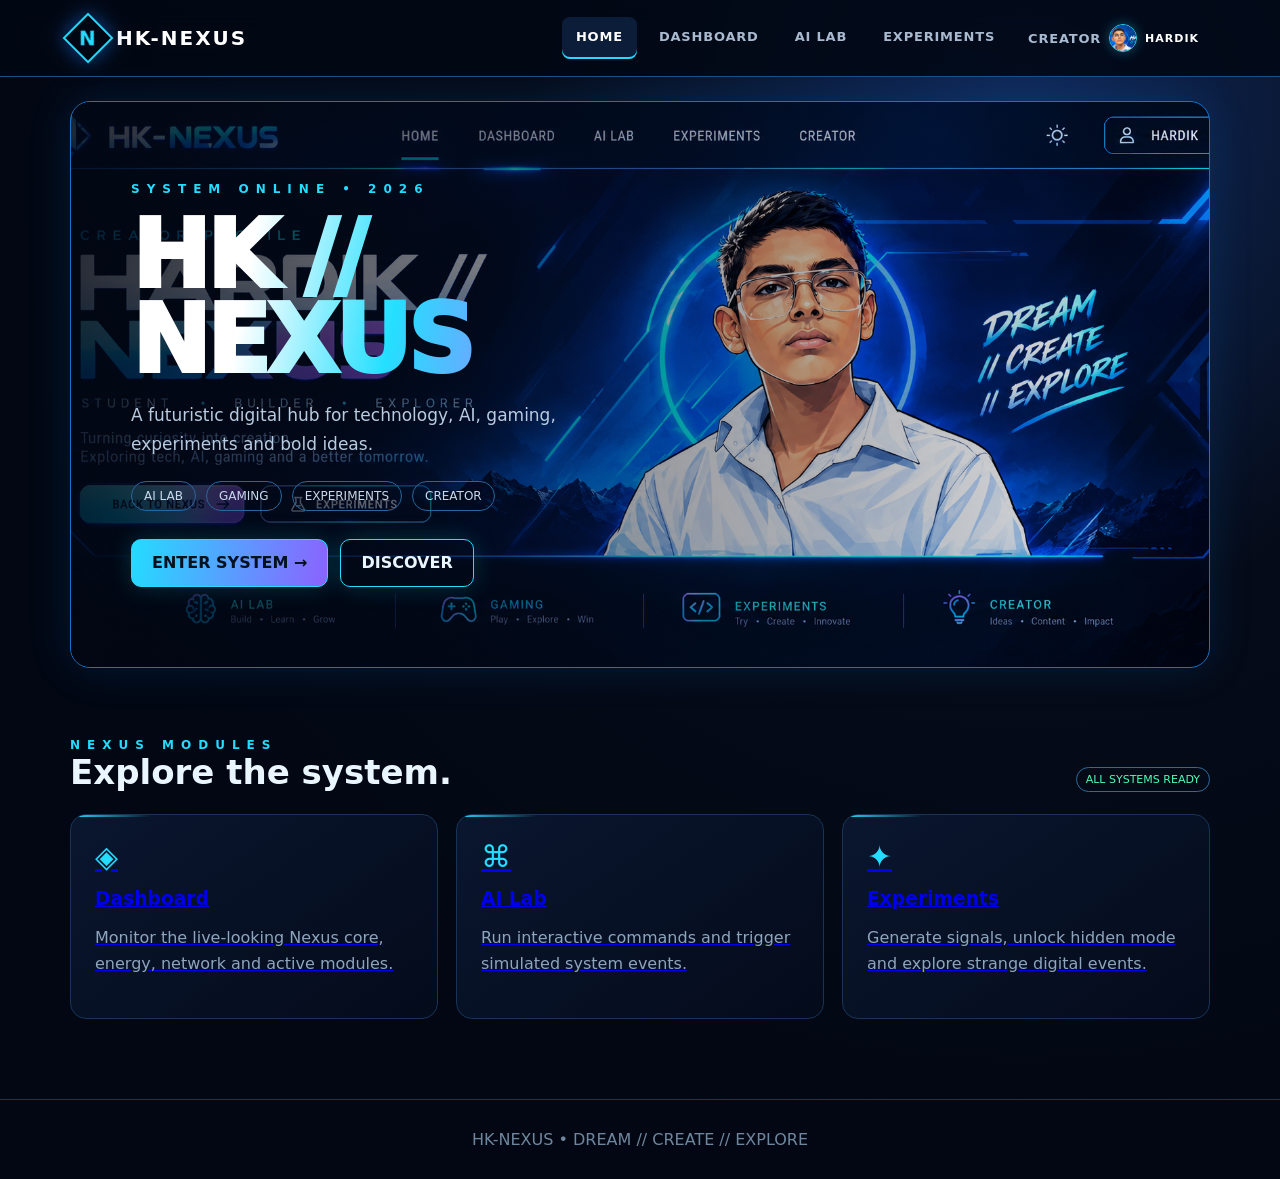
<file: index.html>
<!doctype html>
<html lang="en">
<head>
<meta charset="utf-8"><meta name="viewport" content="width=device-width,initial-scale=1">
<title>HK-NEXUS // Home</title>
<link rel="stylesheet" href="style.css?v=5fixed">
</head><body>
<nav class="nav"><div class="nav-inner"><a class="brand" href="index.html"><div class="brand-mark"><span>N</span></div>HK-NEXUS</a><button class="menu" id="menu" type="button" aria-label="Open navigation" aria-expanded="false">☰</button><div class="links" id="links"><a class="active" href="index.html">HOME</a><a class="" href="dashboard.html">DASHBOARD</a><a class="" href="ai-lab.html">AI LAB</a><a class="" href="experiments.html">EXPERIMENTS</a><a class="creator-menu " href="about.html"><span>CREATOR</span><img src="hardik-avatar.png" alt="Hardik"><strong>HARDIK</strong></a></div></div></nav>
<main><section class="hero"><div class="banner"><div class="banner-content"><div class="eyebrow">SYSTEM ONLINE • <span id="year"></span></div><h1 class="title">HK // NEXUS</h1><p class="sub">A futuristic digital hub for technology, AI, gaming, experiments and bold ideas.</p><div class="chips"><span class="chip">AI LAB</span><span class="chip">GAMING</span><span class="chip">EXPERIMENTS</span><span class="chip">CREATOR</span></div><div class="actions"><a class="btn" href="dashboard.html">ENTER SYSTEM →</a><a class="btn alt" href="experiments.html">DISCOVER</a></div></div></div></section><section class="section"><div class="section-head"><div><div class="eyebrow">NEXUS MODULES</div><h2>Explore the system.</h2></div><span class="badge">ALL SYSTEMS READY</span></div><div class="grid"><a class="card" href="dashboard.html"><div class="icon">◈</div><h3>Dashboard</h3><p>Monitor the live-looking Nexus core, energy, network and active modules.</p></a><a class="card" href="ai-lab.html"><div class="icon">⌘</div><h3>AI Lab</h3><p>Run interactive commands and trigger simulated system events.</p></a><a class="card" href="experiments.html"><div class="icon">✦</div><h3>Experiments</h3><p>Generate signals, unlock hidden mode and explore strange digital events.</p></a></div></section></main>
<footer class="footer">HK-NEXUS • DREAM // CREATE // EXPLORE</footer>
<script src="script.js?v=5fixed" defer></script>
</body></html>
</file>
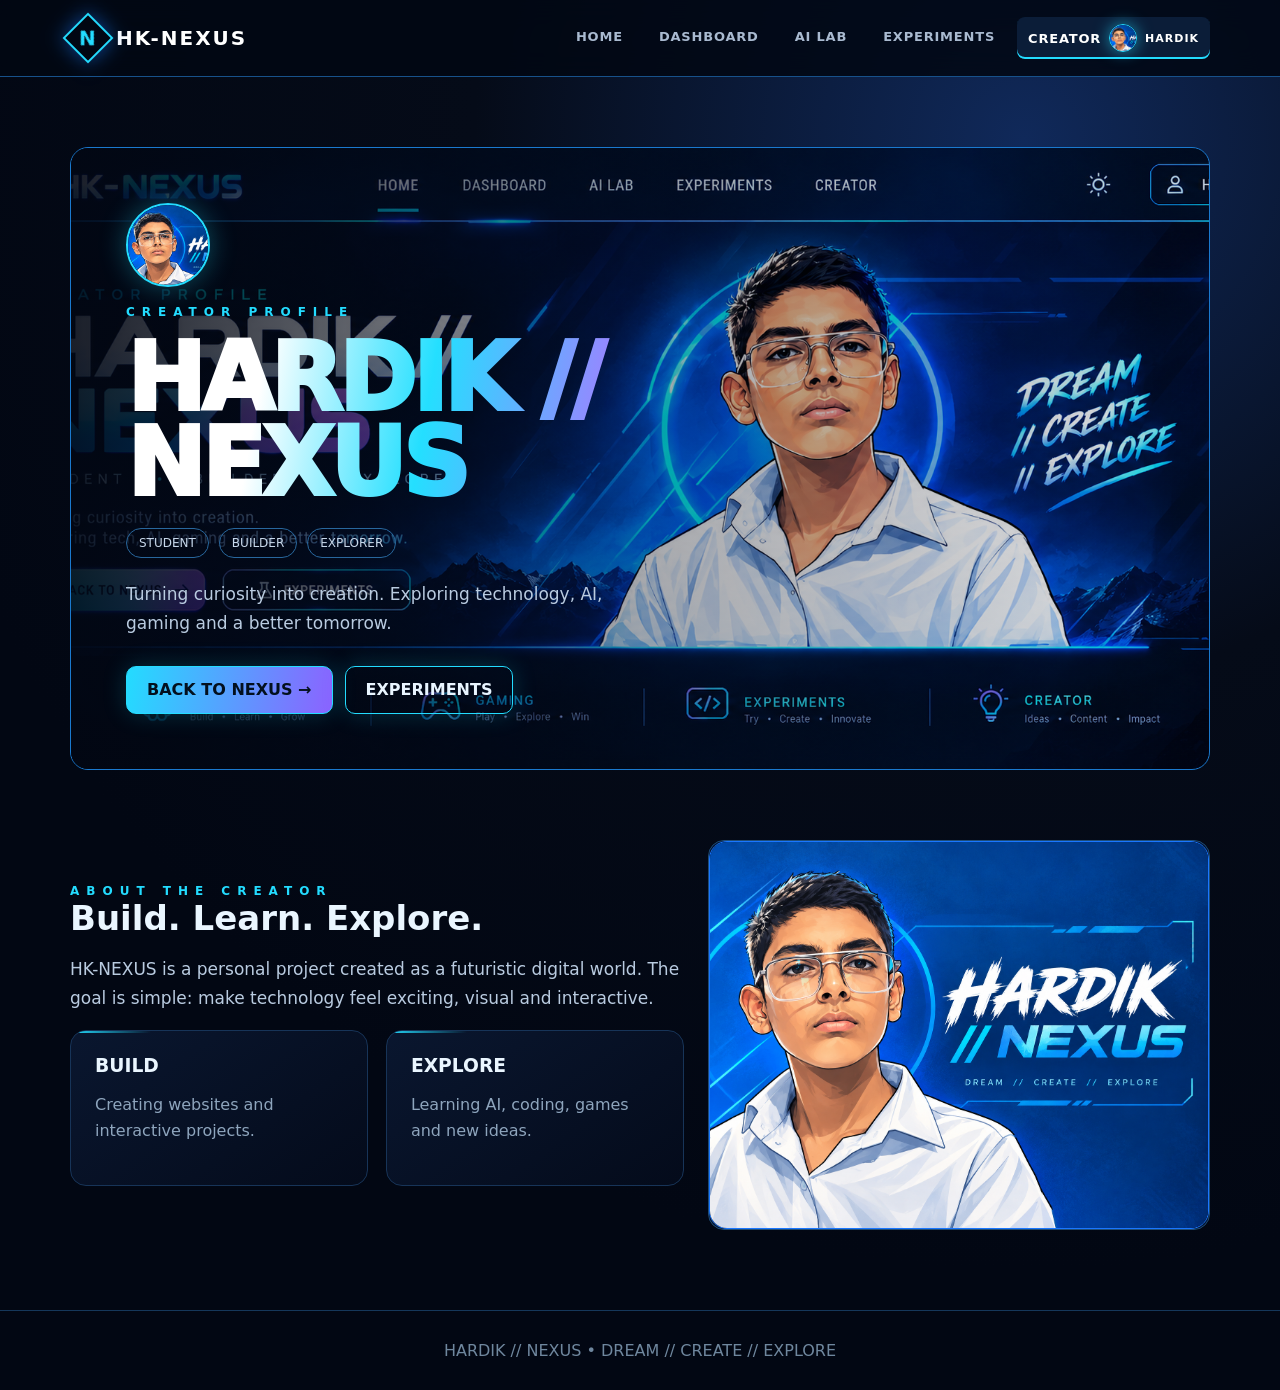
<file: about.html>
<!doctype html>
<html lang="en">
<head>
<meta charset="utf-8"><meta name="viewport" content="width=device-width,initial-scale=1">
<title>HK-NEXUS // Creator</title>
<link rel="stylesheet" href="style.css?v=5fixed">
</head><body>
<nav class="nav"><div class="nav-inner"><a class="brand" href="index.html"><div class="brand-mark"><span>N</span></div>HK-NEXUS</a><button class="menu" id="menu" type="button" aria-label="Open navigation" aria-expanded="false">☰</button><div class="links" id="links"><a class="" href="index.html">HOME</a><a class="" href="dashboard.html">DASHBOARD</a><a class="" href="ai-lab.html">AI LAB</a><a class="" href="experiments.html">EXPERIMENTS</a><a class="creator-menu active" href="about.html"><span>CREATOR</span><img src="hardik-avatar.png" alt="Hardik"><strong>HARDIK</strong></a></div></div></nav>
<main><section class="section"><div class="wide-creator creator-hero"><div class="wide-content"><div class="creator-hero-photo"><img src="hardik-avatar.png" alt="Hardik"></div><div class="eyebrow">CREATOR PROFILE</div><h1 class="title">HARDIK //<br>NEXUS</h1><div class="chips"><span class="chip">STUDENT</span><span class="chip">BUILDER</span><span class="chip">EXPLORER</span></div><p class="sub">Turning curiosity into creation. Exploring technology, AI, gaming and a better tomorrow.</p><div class="actions"><a class="btn" href="index.html">BACK TO NEXUS →</a><a class="btn alt" href="experiments.html">EXPERIMENTS</a></div></div></div></section><section class="section"><div class="profile"><div><div class="eyebrow">ABOUT THE CREATOR</div><h2>Build. Learn. Explore.</h2><p class="sub">HK-NEXUS is a personal project created as a futuristic digital world. The goal is simple: make technology feel exciting, visual and interactive.</p><div class="grid two"><div class="card"><h3>BUILD</h3><p>Creating websites and interactive projects.</p></div><div class="card"><h3>EXPLORE</h3><p>Learning AI, coding, games and new ideas.</p></div></div></div><div class="visual"><img src="hardik-profile.png" alt="Hardik // Nexus creator portrait"></div></div></section></main>
<footer class="footer">HARDIK // NEXUS • DREAM // CREATE // EXPLORE</footer>
<script src="script.js?v=5fixed" defer></script>
</body></html>
</file>
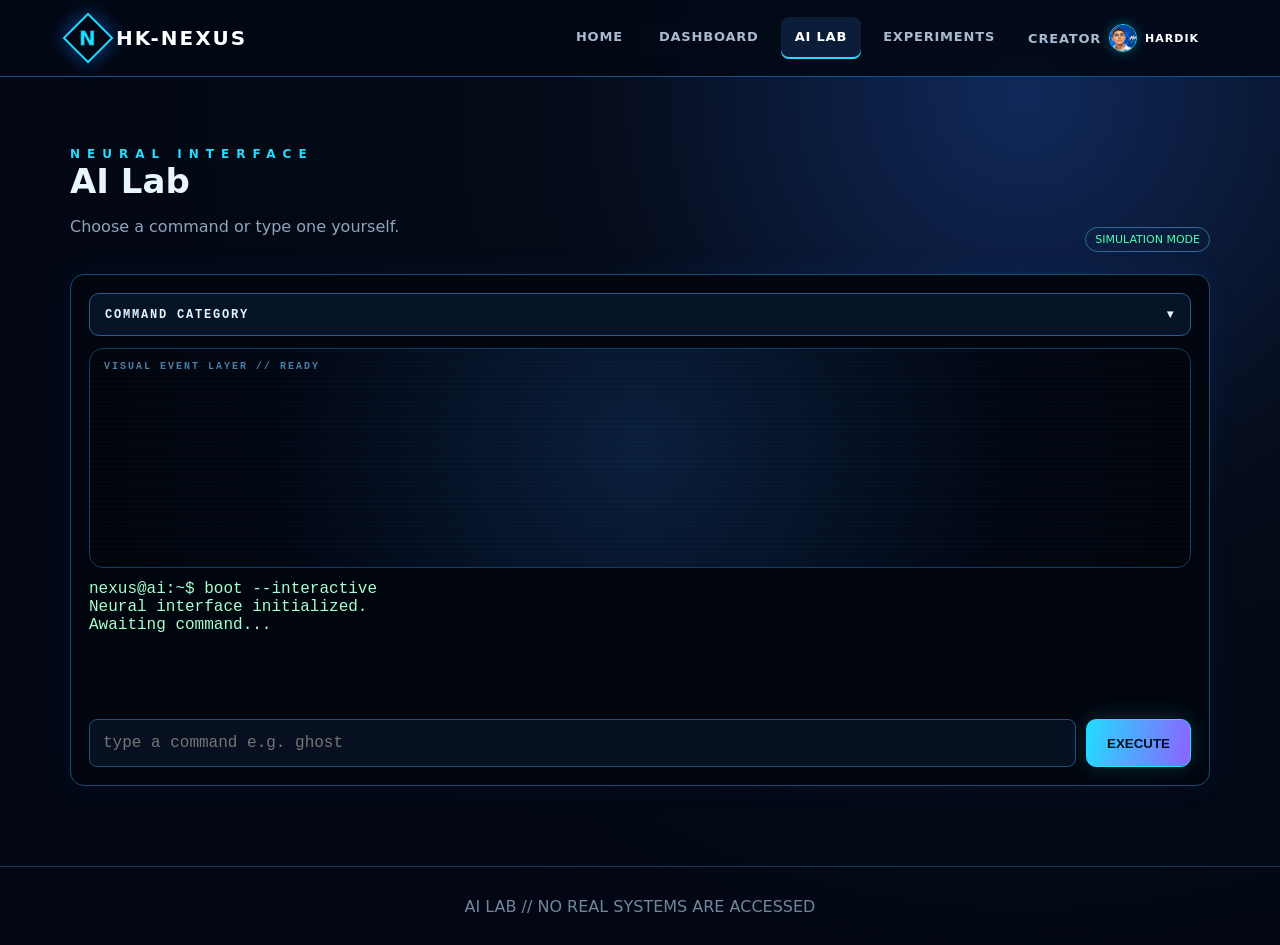
<file: ai-lab.html>
<!doctype html>
<html lang="en">
<head>
<meta charset="utf-8"><meta name="viewport" content="width=device-width,initial-scale=1">
<title>HK-NEXUS // AI Lab</title>
<link rel="stylesheet" href="style.css?v=5fixed">
</head><body>
<nav class="nav"><div class="nav-inner"><a class="brand" href="index.html"><div class="brand-mark"><span>N</span></div>HK-NEXUS</a><button class="menu" id="menu" type="button" aria-label="Open navigation" aria-expanded="false">☰</button><div class="links" id="links"><a class="" href="index.html">HOME</a><a class="" href="dashboard.html">DASHBOARD</a><a class="active" href="ai-lab.html">AI LAB</a><a class="" href="experiments.html">EXPERIMENTS</a><a class="creator-menu " href="about.html"><span>CREATOR</span><img src="hardik-avatar.png" alt="Hardik"><strong>HARDIK</strong></a></div></div></nav>
<main><section class="section"><div class="section-head"><div><div class="eyebrow">NEURAL INTERFACE</div><h2>AI Lab</h2><p class="muted">Choose a command or type one yourself.</p></div><span class="badge">SIMULATION MODE</span></div><div class="terminal"><div class="command-picker"><button id="commandToggle" class="command-category" type="button" aria-expanded="false">COMMAND CATEGORY <span>▾</span></button><div id="commandPanel" class="command-panel" hidden><div class="command-label">VISUAL EVENTS // SELECT A COMMAND</div><div class="command-grid"><button class="cmd" data-cmd="matrix">MATRIX</button><button class="cmd" data-cmd="glitch">GLITCH</button><button class="cmd" data-cmd="hack">HACK</button><button class="cmd" data-cmd="void">VOID</button><button class="cmd" data-cmd="random">RANDOM</button><button class="cmd" data-cmd="pulse">PULSE</button><button class="cmd" data-cmd="warning">WARNING</button><button class="cmd" data-cmd="override">OVERRIDE</button><button class="cmd" data-cmd="system">SYSTEM</button><button class="cmd" data-cmd="secret">SECRET</button><button class="cmd" data-cmd="ghost">GHOST</button><button class="cmd" data-cmd="portal">PORTAL</button><button class="cmd" data-cmd="chaos">CHAOS</button><button class="cmd" data-cmd="clear">CLEAR</button><button class="cmd" data-cmd="nexus">NEXUS</button><button class="cmd sharingan-cmd" data-cmd="tomoe1">1-TOMOE</button><button class="cmd sharingan-cmd" data-cmd="tomoe2">2-TOMOE</button><button class="cmd sharingan-cmd" data-cmd="tomoe3">3-TOMOE</button><button class="cmd sharingan-cmd" data-cmd="mangekyo">MANGEKYO</button><button class="cmd sharingan-cmd" data-cmd="ems">ETERNAL MS</button></div></div></div><div id="fxStage" class="fx-stage" aria-live="polite"><div class="fx-hint">VISUAL EVENT LAYER // READY</div></div><div id="terminalOutput" class="terminal-output">nexus@ai:~$ boot --interactive
Neural interface initialized.
Awaiting command...</div><div class="cmdrow"><input id="cmdInput" autocomplete="off" placeholder="type a command e.g. ghost"><button class="btn" id="execute" type="button">EXECUTE</button></div></div></section></main>
<footer class="footer">AI LAB // NO REAL SYSTEMS ARE ACCESSED</footer>
<script src="script.js?v=5fixed" defer></script>
</body></html>
</file>
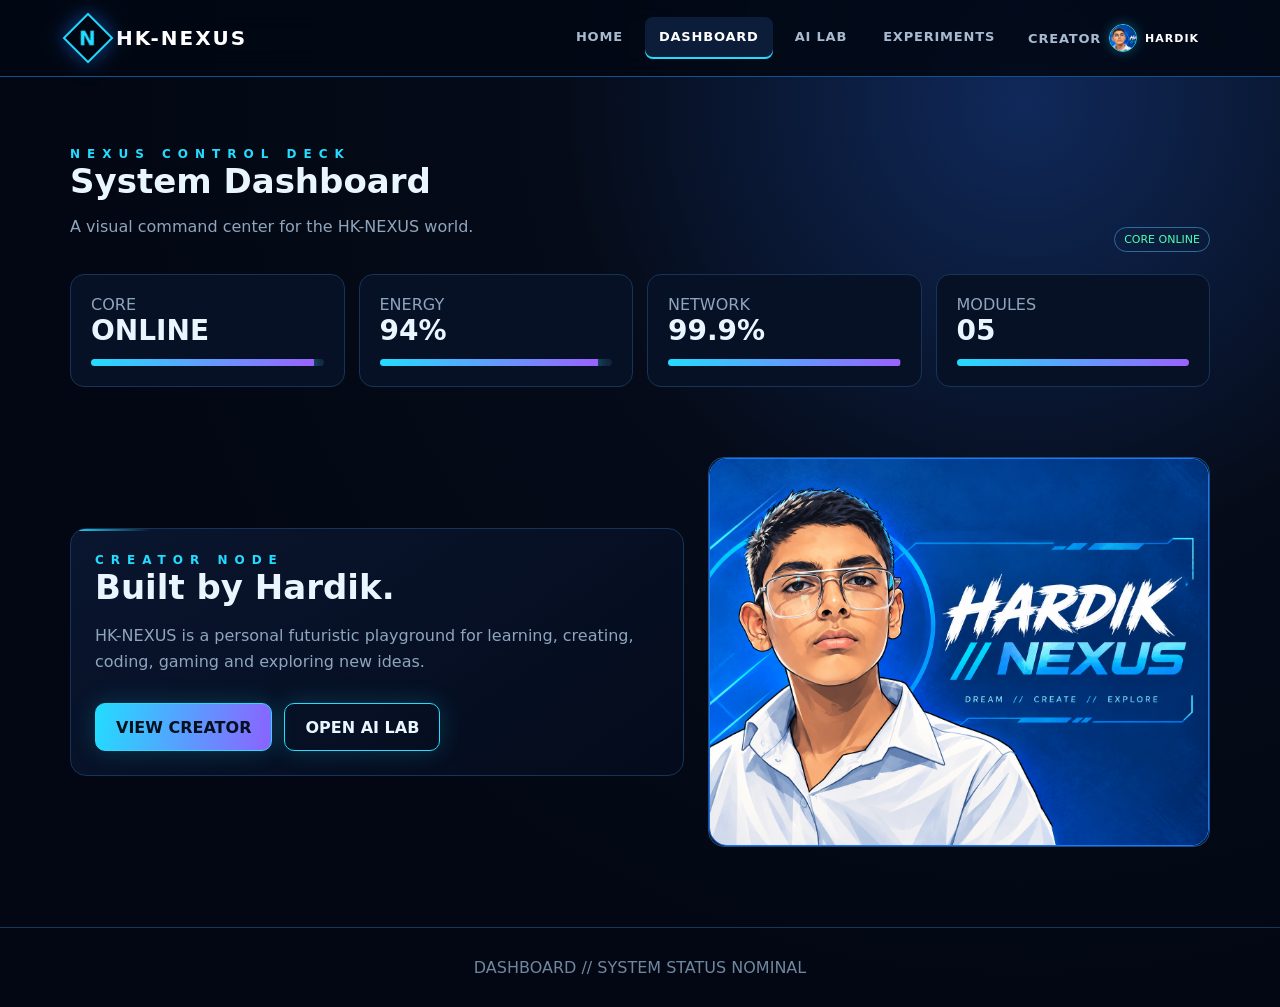
<file: dashboard.html>
<!doctype html>
<html lang="en">
<head>
<meta charset="utf-8"><meta name="viewport" content="width=device-width,initial-scale=1">
<title>HK-NEXUS // Dashboard</title>
<link rel="stylesheet" href="style.css?v=5fixed">
</head><body>
<nav class="nav"><div class="nav-inner"><a class="brand" href="index.html"><div class="brand-mark"><span>N</span></div>HK-NEXUS</a><button class="menu" id="menu" type="button" aria-label="Open navigation" aria-expanded="false">☰</button><div class="links" id="links"><a class="" href="index.html">HOME</a><a class="active" href="dashboard.html">DASHBOARD</a><a class="" href="ai-lab.html">AI LAB</a><a class="" href="experiments.html">EXPERIMENTS</a><a class="creator-menu " href="about.html"><span>CREATOR</span><img src="hardik-avatar.png" alt="Hardik"><strong>HARDIK</strong></a></div></div></nav>
<main><section class="section"><div class="section-head"><div><div class="eyebrow">NEXUS CONTROL DECK</div><h2>System Dashboard</h2><p class="muted">A visual command center for the HK-NEXUS world.</p></div><span class="badge">CORE ONLINE</span></div><div class="stat-grid"><div class="stat"><span class="muted">CORE</span><br><strong>ONLINE</strong><div class="meter"><span style="width:96%"></span></div></div><div class="stat"><span class="muted">ENERGY</span><br><strong>94%</strong><div class="meter"><span style="width:94%"></span></div></div><div class="stat"><span class="muted">NETWORK</span><br><strong>99.9%</strong><div class="meter"><span style="width:99.9%"></span></div></div><div class="stat"><span class="muted">MODULES</span><br><strong>05</strong><div class="meter"><span style="width:100%"></span></div></div></div></section><section class="section"><div class="profile"><div class="card"><div class="eyebrow">CREATOR NODE</div><h2>Built by Hardik.</h2><p>HK-NEXUS is a personal futuristic playground for learning, creating, coding, gaming and exploring new ideas.</p><div class="actions"><a class="btn" href="about.html">VIEW CREATOR</a><a class="btn alt" href="ai-lab.html">OPEN AI LAB</a></div></div><div class="visual"><img src="hardik-profile.png" alt="Hardik // Nexus creator portrait"></div></div></section></main>
<footer class="footer">DASHBOARD // SYSTEM STATUS NOMINAL</footer>
<script src="script.js?v=5fixed" defer></script>
</body></html>
</file>
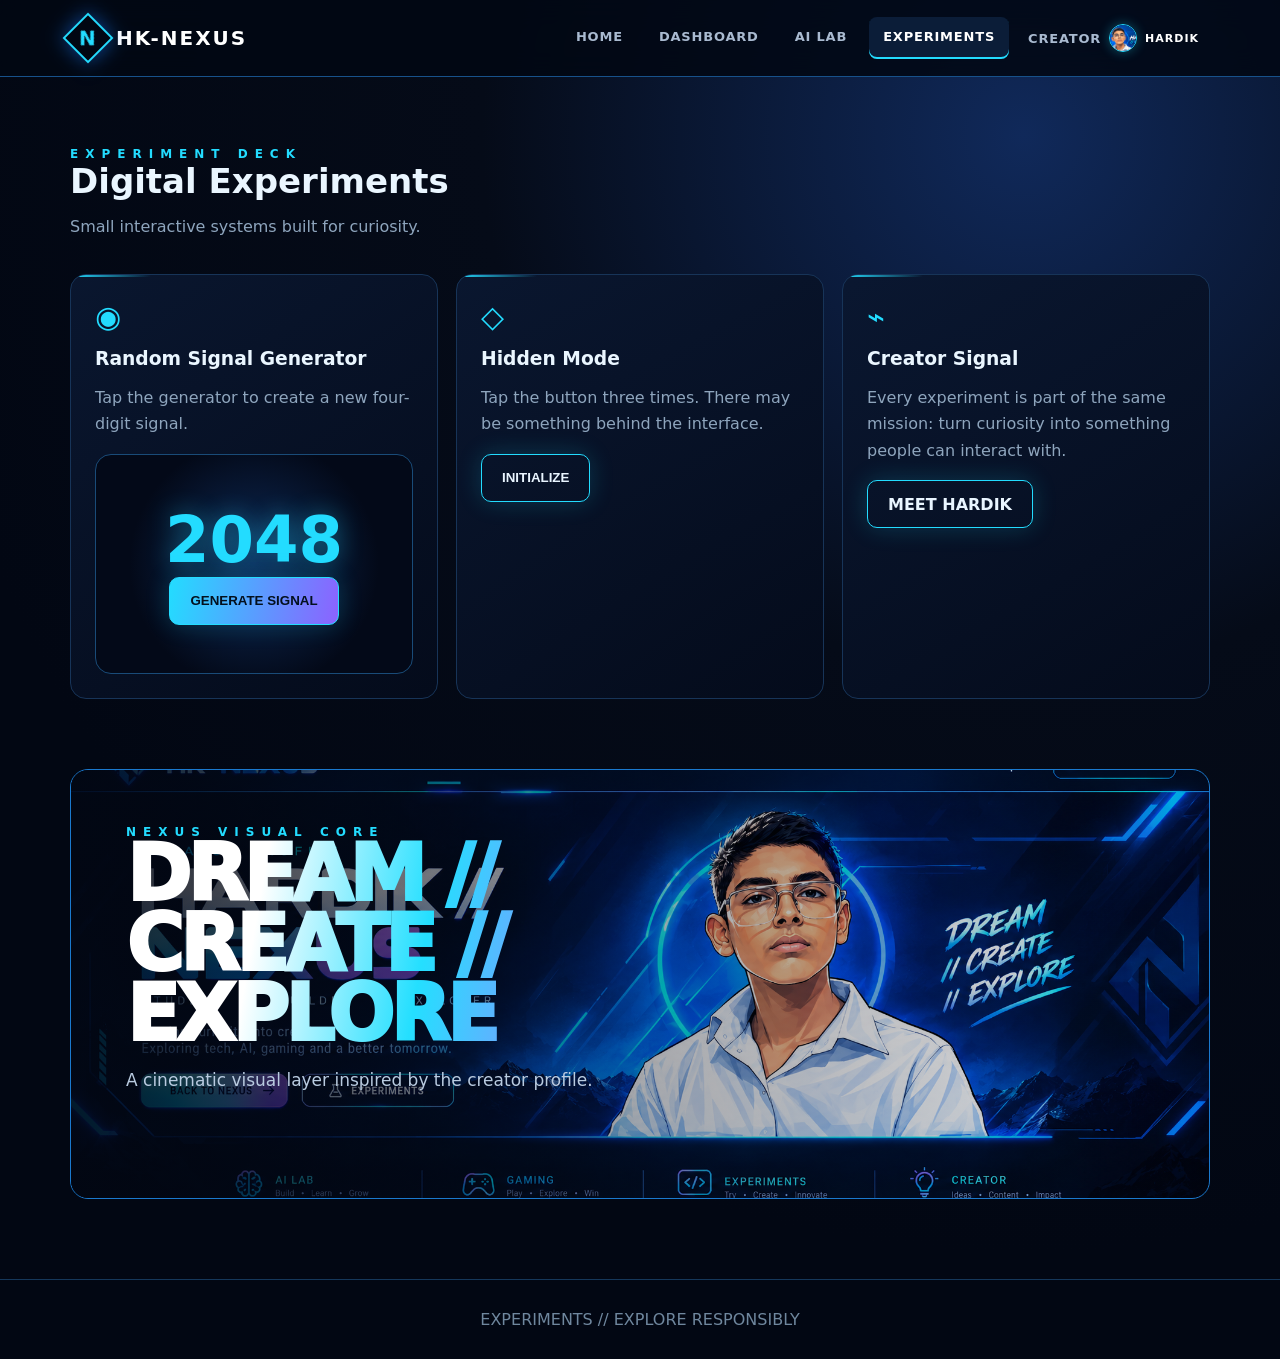
<file: experiments.html>
<!doctype html>
<html lang="en">
<head>
<meta charset="utf-8"><meta name="viewport" content="width=device-width,initial-scale=1">
<title>HK-NEXUS // Experiments</title>
<link rel="stylesheet" href="style.css?v=5fixed">
</head><body>
<nav class="nav"><div class="nav-inner"><a class="brand" href="index.html"><div class="brand-mark"><span>N</span></div>HK-NEXUS</a><button class="menu" id="menu" type="button" aria-label="Open navigation" aria-expanded="false">☰</button><div class="links" id="links"><a class="" href="index.html">HOME</a><a class="" href="dashboard.html">DASHBOARD</a><a class="" href="ai-lab.html">AI LAB</a><a class="active" href="experiments.html">EXPERIMENTS</a><a class="creator-menu " href="about.html"><span>CREATOR</span><img src="hardik-avatar.png" alt="Hardik"><strong>HARDIK</strong></a></div></div></nav>
<main><section class="section"><div class="section-head"><div><div class="eyebrow">EXPERIMENT DECK</div><h2>Digital Experiments</h2><p class="muted">Small interactive systems built for curiosity.</p></div></div><div class="grid"><div class="card"><div class="icon">◉</div><h3>Random Signal Generator</h3><p>Tap the generator to create a new four-digit signal.</p><div class="signal"><div><div id="signalValue" class="signal-value">2048</div><button class="btn" id="signalBtn" type="button">GENERATE SIGNAL</button></div></div></div><div class="card"><div class="icon">◇</div><h3>Hidden Mode</h3><p>Tap the button three times. There may be something behind the interface.</p><button class="btn alt" id="secretBtn" type="button">INITIALIZE</button><div id="secret" class="secret">SECRET NODE 07 FOUND. You are officially inside the hidden layer. ⚡</div></div><div class="card"><div class="icon">⌁</div><h3>Creator Signal</h3><p>Every experiment is part of the same mission: turn curiosity into something people can interact with.</p><a class="btn alt" href="about.html">MEET HARDIK</a></div></div></section><section class="section"><div class="wide-creator"><div class="wide-content"><div class="eyebrow">NEXUS VISUAL CORE</div><h2 class="title" style="font-size:clamp(44px,7vw,78px)">DREAM // CREATE // EXPLORE</h2><p class="sub">A cinematic visual layer inspired by the creator profile.</p></div></div></section></main>
<footer class="footer">EXPERIMENTS // EXPLORE RESPONSIBLY</footer>
<script src="script.js?v=5fixed" defer></script>
</body></html>
</file>
<file: style.css>
:root{--bg:#020713;--panel:#071225;--panel2:#0a1730;--line:#14345b;--cyan:#23dcff;--blue:#1976ff;--violet:#9a62ff;--green:#4dffb2;--text:#eaf6ff;--muted:#8ea5bd;--danger:#ff557d;--max:1180px}*{box-sizing:border-box}html{scroll-behavior:smooth}body{margin:0;background:radial-gradient(circle at 80% 10%,#10295a 0,#050b18 34%,#020713 70%);color:var(--text);font-family:Inter,system-ui,-apple-system,Segoe UI,sans-serif;overflow-x:hidden}body:before{content:"";position:fixed;inset:0;pointer-events:none;background:linear-gradient(transparent 49%,rgba(35,220,255,.025) 50%,transparent 51%);background-size:100% 6px;opacity:.35;z-index:20}.nav{position:sticky;top:0;z-index:30;border-bottom:1px solid #17518a;background:rgba(2,7,19,.86);backdrop-filter:blur(14px)}.nav-inner{max-width:var(--max);margin:auto;min-height:76px;padding:0 20px;display:flex;align-items:center;gap:28px}.brand{display:flex;align-items:center;gap:10px;text-decoration:none;color:#fff;font-weight:900;letter-spacing:2px;font-size:20px}.brand-mark{width:36px;height:36px;border:2px solid var(--cyan);display:grid;place-items:center;transform:rotate(45deg);box-shadow:0 0 20px #167aff88}.brand-mark span{transform:rotate(-45deg);color:var(--cyan)}.links{display:flex;gap:8px;margin-left:auto}.links a{color:#a9bad0;text-decoration:none;padding:12px 14px;border-radius:8px;font-weight:700;font-size:13px;letter-spacing:.8px}.links a:hover,.links a.active{color:#fff;background:#0b1d38;box-shadow:inset 0 -2px 0 var(--cyan)}.menu{display:none;background:none;border:1px solid #24527e;color:white;border-radius:8px;padding:10px}.hero{max-width:var(--max);margin:24px auto 0;padding:0 20px}.banner{position:relative;overflow:hidden;border:1px solid #1673c9;border-radius:20px;min-height:520px;background:#041028 center/cover no-repeat url('nexus-banner.png');box-shadow:0 0 45px #008cff24}.banner:after{content:"";position:absolute;inset:0;background:linear-gradient(90deg,rgba(2,7,19,.85) 0%,rgba(2,7,19,.42) 48%,rgba(2,7,19,.08) 100%)}.banner-content{position:relative;z-index:2;max-width:600px;padding:80px 60px}.eyebrow{color:var(--cyan);letter-spacing:7px;font-size:12px;font-weight:900}.title{font-size:clamp(48px,8vw,94px);line-height:.9;margin:18px 0;background:linear-gradient(100deg,#fff 25%,#24dfff 55%,#a77aff 90%);-webkit-background-clip:text;color:transparent;font-weight:950;letter-spacing:-4px}.sub{color:#b9cbe0;font-size:17px;line-height:1.7}.chips{display:flex;gap:10px;flex-wrap:wrap;margin:22px 0}.chip{border:1px solid #28679d;color:#c8d8ea;padding:7px 12px;border-radius:999px;font-size:12px}.actions{display:flex;gap:12px;flex-wrap:wrap;margin-top:28px}.btn{display:inline-flex;align-items:center;justify-content:center;min-height:48px;padding:0 20px;border-radius:10px;text-decoration:none;font-weight:900;border:1px solid var(--cyan);color:#03101e;background:linear-gradient(100deg,var(--cyan),#8c62ff);box-shadow:0 0 25px #1bdfff30}.btn.alt{background:transparent;color:#e9f5ff}.section{max-width:var(--max);margin:70px auto;padding:0 20px}.section-head{display:flex;justify-content:space-between;gap:20px;align-items:end;margin-bottom:22px}.section h2{font-size:34px;margin:0}.muted{color:var(--muted)}.grid{display:grid;grid-template-columns:repeat(3,1fr);gap:18px}.card{background:linear-gradient(145deg,rgba(10,23,48,.96),rgba(4,11,27,.96));border:1px solid #173458;border-radius:16px;padding:24px;position:relative;overflow:hidden}.card:before{content:"";position:absolute;left:0;top:0;width:80px;height:2px;background:linear-gradient(90deg,var(--cyan),transparent)}.card h3{margin:0 0 10px}.card p{color:var(--muted);line-height:1.65}.icon{font-size:30px;color:var(--cyan);margin-bottom:14px}.stat-grid{display:grid;grid-template-columns:repeat(4,1fr);gap:14px}.stat{padding:20px;border:1px solid #173458;border-radius:14px;background:#061126}.stat strong{font-size:28px}.meter{height:7px;background:#10223a;border-radius:10px;overflow:hidden;margin-top:12px}.meter span{display:block;height:100%;background:linear-gradient(90deg,var(--cyan),var(--violet));box-shadow:0 0 15px #27dfff}.terminal{background:#01050d;border:1px solid #1a4c76;border-radius:14px;padding:18px;font-family:ui-monospace,SFMono-Regular,monospace;box-shadow:0 0 30px #007dff12}.terminal-output{min-height:230px;max-height:330px;overflow:auto;color:#a7ffcf;white-space:pre-wrap}.cmdrow{display:flex;gap:10px;margin-top:14px}.cmdrow input{flex:1;min-width:0;background:#061020;border:1px solid #20517b;color:#fff;border-radius:8px;padding:13px;font:inherit}.command-grid{display:grid;grid-template-columns:repeat(4,1fr);gap:9px;margin-top:14px}.cmd{background:#07162b;border:1px solid #1b4267;color:#b9d2ea;border-radius:8px;padding:10px;cursor:pointer}.cmd:hover{border-color:var(--cyan);color:#fff}.visual{border-radius:16px;border:1px solid #1d4c78;overflow:hidden;background:#061126}.visual img{width:100%;display:block}.profile{display:grid;grid-template-columns:1.1fr .9fr;gap:24px;align-items:center}.profile img{width:100%;border-radius:18px;border:1px solid #1976ff;box-shadow:0 0 40px #007bff22}.wide-creator{background:url('nexus-banner.png') center/cover;border-radius:18px;border:1px solid #1a79ce;overflow:hidden;min-height:430px;position:relative}.wide-creator:after{content:"";position:absolute;inset:0;background:linear-gradient(90deg,rgba(2,7,19,.9),rgba(2,7,19,.35),rgba(2,7,19,.1))}.wide-content{position:relative;z-index:2;padding:55px;max-width:650px}.signal{min-height:220px;display:grid;place-items:center;border:1px solid #194b78;border-radius:16px;background:radial-gradient(circle,#0e2b59,#030918 65%);text-align:center}.signal-value{font-size:64px;font-weight:900;color:var(--cyan);text-shadow:0 0 25px #22ddff66}.footer{margin-top:80px;border-top:1px solid #15375a;padding:30px 20px;text-align:center;color:#6f879e}.badge{display:inline-block;padding:5px 9px;border:1px solid #2c6b9c;border-radius:999px;color:var(--green);font-size:11px}.secret{display:none;margin-top:16px;padding:14px;border:1px dashed var(--green);color:var(--green);border-radius:10px}.reveal{display:block}@media(max-width:850px){.nav-inner{min-height:64px}.menu{display:block;margin-left:auto}.links{display:none;position:absolute;top:64px;left:0;right:0;background:#030917;border-bottom:1px solid #19466d;padding:10px 20px;flex-direction:column}.links.open{display:flex}.banner{min-height:600px}.banner-content{padding:55px 28px}.grid{grid-template-columns:1fr}.stat-grid{grid-template-columns:repeat(2,1fr)}.command-grid{grid-template-columns:repeat(2,1fr)}.profile{grid-template-columns:1fr}.wide-content{padding:38px 25px}.title{letter-spacing:-2px}}@media(max-width:520px){.stat-grid{grid-template-columns:1fr 1fr}.brand{font-size:16px}.brand-mark{width:30px;height:30px}.banner{min-height:590px}.banner-content{padding:45px 22px}.section{margin-top:48px}.command-grid{grid-template-columns:1fr 1fr}.signal-value{font-size:48px}}

/* AI LAB VISUAL EVENT LAYER */
.fx-stage{position:relative;min-height:280px;margin-bottom:16px;border:1px solid #123c65;border-radius:14px;overflow:hidden;background:radial-gradient(circle at 50% 45%,#0a1e3b 0,#020714 62%,#01040a 100%);display:grid;place-items:center;isolation:isolate}.fx-stage:before{content:"";position:absolute;inset:0;background:linear-gradient(transparent 49%,rgba(35,220,255,.06) 50%,transparent 51%);background-size:100% 5px;opacity:.5;pointer-events:none}.fx-hint{position:absolute;top:12px;left:14px;font:700 10px ui-monospace,SFMono-Regular,monospace;letter-spacing:2px;color:#4c7da5;z-index:3}.fx-stage.event-ghost{animation:fxFlash .35s}.ghost-figure{position:absolute;width:115px;height:190px;border-radius:48% 48% 40% 40%;background:linear-gradient(180deg,rgba(230,250,255,.72),rgba(93,206,255,.12));filter:blur(.5px);box-shadow:0 0 22px #5ee7ff,0 0 65px #6d5dff66;opacity:0;animation:ghostAppear 2.8s ease-in-out forwards}.ghost-figure:before{content:"";position:absolute;top:32px;left:26px;width:63px;height:63px;border-radius:50%;background:radial-gradient(circle at 35% 35%,#dffcff 0 7%,transparent 8%),radial-gradient(circle at 65% 35%,#dffcff 0 7%,transparent 8%),rgba(190,240,255,.42);box-shadow:0 0 18px #baf7ff}.ghost-figure:after{content:"";position:absolute;left:12px;right:12px;bottom:-35px;height:70px;background:linear-gradient(180deg,rgba(130,235,255,.35),transparent);filter:blur(10px)}.portal-ring{position:absolute;width:190px;height:190px;border:4px solid #24dcff;border-radius:50%;box-shadow:0 0 15px #24dcff,0 0 55px #805cff99,inset 0 0 35px #24dcff55;animation:portalSpin 1.5s linear infinite}.portal-core{position:absolute;width:120px;height:120px;border-radius:50%;background:radial-gradient(circle,#ffffff 0,#a86cff 12%,#187cff 35%,transparent 68%);animation:portalPulse 1s ease-in-out infinite alternate}.matrix-rain{position:absolute;inset:0;display:flex;justify-content:space-around;color:#4dffb2;font:700 16px ui-monospace,monospace;opacity:.85}.matrix-rain span{animation:matrixFall 1.4s linear infinite;writing-mode:vertical-rl}.glitch-text{font-size:clamp(34px,7vw,76px);font-weight:950;color:#fff;text-shadow:3px 0 #ff357d,-3px 0 #24dcff;animation:glitch .18s steps(2) infinite}.warning-flash{position:absolute;inset:0;display:grid;place-items:center;background:radial-gradient(circle,#ff557d33,transparent 55%);color:#ff718f;font-weight:950;font-size:clamp(28px,7vw,70px);letter-spacing:6px;animation:warningPulse .5s ease-in-out 3}.scan-line{position:absolute;left:0;right:0;height:3px;background:#23dcff;box-shadow:0 0 20px #23dcff;animation:scanSweep 1.4s ease-in-out 2}.neon-word{font-size:clamp(30px,7vw,72px);font-weight:950;color:#23dcff;text-shadow:0 0 8px #23dcff,0 0 35px #23dcff,0 0 70px #9a62ff;animation:neonFlicker 1.4s ease-in-out 2}.pulse-core{width:110px;height:110px;border-radius:50%;border:3px solid #23dcff;box-shadow:0 0 20px #23dcff,inset 0 0 25px #23dcff;animation:corePulse .9s ease-out 3}.chaos-shard{position:absolute;width:12px;height:80px;background:linear-gradient(#23dcff,#9a62ff);box-shadow:0 0 12px #23dcff;animation:chaosFly 1s ease-out forwards}.void-event{position:absolute;width:220px;height:220px;border-radius:50%;background:#000;box-shadow:0 0 80px #000,0 0 35px #9a62ff88;animation:voidOpen 1.8s ease-in-out forwards}.hack-grid{position:absolute;inset:25px;display:grid;grid-template-columns:repeat(8,1fr);gap:6px;opacity:.75}.hack-grid i{border:1px solid #4dffb2;animation:hackBlink .6s infinite alternate}.signal-wave{width:80%;height:100px;border-bottom:2px solid #23dcff;background:repeating-linear-gradient(90deg,transparent 0 18px,#23dcff22 19px 20px);position:relative;overflow:hidden}.signal-wave:after{content:"";position:absolute;left:-10%;top:50%;width:120%;height:4px;background:linear-gradient(90deg,transparent,#23dcff,transparent);box-shadow:0 0 15px #23dcff;animation:wave 1.2s linear infinite}.time-event{font:900 clamp(30px,6vw,64px) ui-monospace,monospace;color:#eaf6ff;text-shadow:0 0 20px #23dcff}.system-core{width:150px;height:150px;border-radius:50%;border:2px solid #4dffb2;box-shadow:0 0 20px #4dffb2,inset 0 0 35px #4dffb244;display:grid;place-items:center;color:#4dffb2;font-weight:900;animation:systemSpin 2s linear infinite}.portal-label,.event-label{position:absolute;bottom:15px;color:#9fb9d0;font:700 11px ui-monospace,monospace;letter-spacing:2px}
@keyframes ghostAppear{0%{transform:translateY(35px) scale(.65);opacity:0}18%{opacity:.9}55%{transform:translateY(-8px) scale(1);opacity:.72}82%{opacity:.4}100%{transform:translateY(-35px) scale(1.08);opacity:0}}@keyframes portalSpin{to{transform:rotate(360deg)}}@keyframes portalPulse{from{transform:scale(.75);opacity:.65}to{transform:scale(1.08);opacity:1}}@keyframes matrixFall{from{transform:translateY(-100%)}to{transform:translateY(120%)}}@keyframes glitch{0%{transform:translate(0)}25%{transform:translate(8px,-3px)}50%{transform:translate(-6px,3px)}75%{transform:translate(3px,1px)}100%{transform:translate(0)}}@keyframes warningPulse{50%{transform:scale(1.08);opacity:.35}}@keyframes scanSweep{0%{top:-5%}100%{top:105%}}@keyframes neonFlicker{0%,100%{opacity:1}45%{opacity:.35}55%{opacity:1}}@keyframes corePulse{0%{transform:scale(.55);opacity:.25}70%{transform:scale(1.25);opacity:1}100%{transform:scale(1);opacity:.8}}@keyframes chaosFly{from{transform:translate(0,0) rotate(0);opacity:1}to{transform:translate(var(--dx),var(--dy)) rotate(240deg);opacity:0}}@keyframes voidOpen{0%{transform:scale(.05);opacity:0}35%{opacity:1}100%{transform:scale(1.5);opacity:0}}@keyframes hackBlink{to{opacity:.1;transform:scale(.6)}}@keyframes wave{from{transform:translateX(-30%)}to{transform:translateX(30%)}}@keyframes systemSpin{to{transform:rotate(360deg)}}@keyframes fxFlash{0%{filter:brightness(2)}100%{filter:brightness(1)}}

.fx-item{z-index:2}

/* AI LAB command picker + low visual event stage */
.command-picker{margin-bottom:12px}.command-category{width:100%;display:flex;align-items:center;justify-content:space-between;background:#061326;border:1px solid #21618f;color:#dff6ff;border-radius:10px;padding:13px 15px;font:800 12px ui-monospace,SFMono-Regular,monospace;letter-spacing:1.8px;cursor:pointer}.command-category:hover{border-color:var(--cyan);box-shadow:0 0 18px #23dcff18}.command-panel{margin-top:8px;padding:12px;border:1px solid #173f65;border-radius:12px;background:#030b17;box-shadow:0 12px 30px #0008}.command-label{font:700 10px ui-monospace,SFMono-Regular,monospace;letter-spacing:2px;color:#5f86a7;margin-bottom:10px}.command-grid{margin-top:0}.cmd{font-size:11px;min-height:42px}.fx-stage{min-height:220px;margin:0 0 12px}.terminal-output{min-height:125px;max-height:180px}
.sharingan-wrap{position:absolute;inset:0;display:grid;place-items:center;animation:sharinganIn .45s ease-out forwards}.sharingan-eye{position:relative;width:150px;height:150px;border-radius:50%;background:#090b0f;box-shadow:0 0 20px #ff253555,0 0 70px #ff173833;border:4px solid #ff334d;display:grid;place-items:center;overflow:hidden}.sharingan-eye:before{content:"";position:absolute;inset:12px;border-radius:50%;background:radial-gradient(circle,#ff6b70 0,#e31832 38%,#9b071d 72%,#41000a 100%);box-shadow:inset 0 0 20px #ffb0b0aa,0 0 20px #ff263d88}.sharingan-iris{position:relative;width:104px;height:104px;border-radius:50%;border:3px solid #280008;z-index:2}.sharingan-pupil{position:absolute;left:50%;top:50%;width:30px;height:30px;border-radius:50%;background:#050006;transform:translate(-50%,-50%);box-shadow:0 0 8px #000}.tomoe{position:absolute;left:50%;top:50%;width:17px;height:17px;background:#070007;border-radius:50% 50% 50% 0;transform:translate(-50%,-50%) rotate(var(--a)) translateY(-34px);transform-origin:center}.tomoe:after{content:"";position:absolute;width:9px;height:5px;border-radius:100% 0 100% 0;border-top:3px solid #070007;right:-5px;bottom:-2px;transform:rotate(28deg)}.mangekyo-petal{position:absolute;left:50%;top:50%;width:24px;height:48px;background:#100007;border-radius:70% 20% 70% 20%;transform-origin:50% 8px;transform:translate(-50%,-50%) rotate(var(--a)) translateY(-32px);box-shadow:0 0 6px #000}.mangekyo .sharingan-iris:after{content:"";position:absolute;inset:25px;border:4px solid #080006;transform:rotate(45deg);clip-path:polygon(50% 0,100% 50%,50% 100%,0 50%)}.ems .sharingan-iris{border-width:4px;box-shadow:inset 0 0 0 8px #b30d20,inset 0 0 0 13px #210008}.ems-ring{position:absolute;left:50%;top:50%;width:70px;height:70px;border:3px solid #100007;border-radius:50%;transform:translate(-50%,-50%) rotate(var(--a));opacity:.95}.ems-ring:after{content:"";position:absolute;inset:10px;border:2px solid #100007;border-radius:50%}.sharingan-label{position:absolute;bottom:18px;color:#ff7181;font:900 11px ui-monospace,SFMono-Regular,monospace;letter-spacing:2px;text-shadow:0 0 12px #ff1f3c}.event-tomoe1 .fx-hint,.event-tomoe2 .fx-hint,.event-tomoe3 .fx-hint,.event-mangekyo .fx-hint,.event-ems .fx-hint{color:#ff5c72}.event-tomoe1,.event-tomoe2,.event-tomoe3,.event-mangekyo,.event-ems{background:radial-gradient(circle at 50% 45%,#3d0712 0,#12040a 42%,#01040a 78%)}
@keyframes sharinganIn{0%{opacity:0;transform:scale(.35) rotate(-18deg)}70%{opacity:1;transform:scale(1.06) rotate(2deg)}100%{opacity:1;transform:scale(1) rotate(0)}}
@media(max-width:520px){.command-panel{padding:9px}.command-grid{gap:7px}.cmd{min-height:40px;padding:8px 5px;font-size:10px}.fx-stage{min-height:205px}.sharingan-eye{width:132px;height:132px}.sharingan-iris{width:92px;height:92px}}

/* V5 FIXED // creator menu + GitHub Pages-safe layout */
.card,.grid a.card{transition:transform .2s ease,border-color .2s ease,box-shadow .2s ease}.grid a.card:hover{transform:translateY(-4px);border-color:#2a8fd2;box-shadow:0 14px 35px #007dff18}.creator-menu{display:inline-flex!important;align-items:center;gap:8px!important;padding:7px 11px!important}.creator-menu img{width:28px;height:28px;border-radius:50%;object-fit:cover;object-position:35% center;border:1px solid var(--cyan);box-shadow:0 0 12px #23dcff55}.creator-menu strong{color:#fff;font-size:11px;letter-spacing:1px}.creator-menu.active img{box-shadow:0 0 16px #23dcff99}.command-picker{position:relative}.command-panel{position:absolute;left:0;right:0;top:100%;z-index:25;margin-top:8px;max-height:min(430px,65vh);overflow:auto}.sharingan-cmd{border-color:#6d1b2a;color:#ff9aa7}.sharingan-cmd:hover{border-color:#ff4057!important;box-shadow:0 0 15px #ff2f481f}.creator-hero-photo{display:inline-flex;margin-bottom:18px}.creator-hero-photo img{width:84px;height:84px;border-radius:50%;object-fit:cover;object-position:35% center;border:2px solid var(--cyan);box-shadow:0 0 28px #23dcff55}.grid.two{grid-template-columns:1fr 1fr}.fx-stage{min-height:220px}.terminal{position:relative}.terminal-output{min-height:125px;max-height:180px}.banner,.wide-creator{background-image:url('nexus-banner.png')}
@media(max-width:850px){.creator-menu{justify-content:flex-start}.creator-menu img{width:32px;height:32px}.command-panel{max-height:55vh}.grid.two{grid-template-columns:1fr}}
@media(max-width:520px){.creator-menu strong{font-size:10px}.creator-menu img{width:30px;height:30px}.creator-hero-photo img{width:70px;height:70px}.command-panel{max-height:52vh}.fx-stage{min-height:205px}}
</file>
